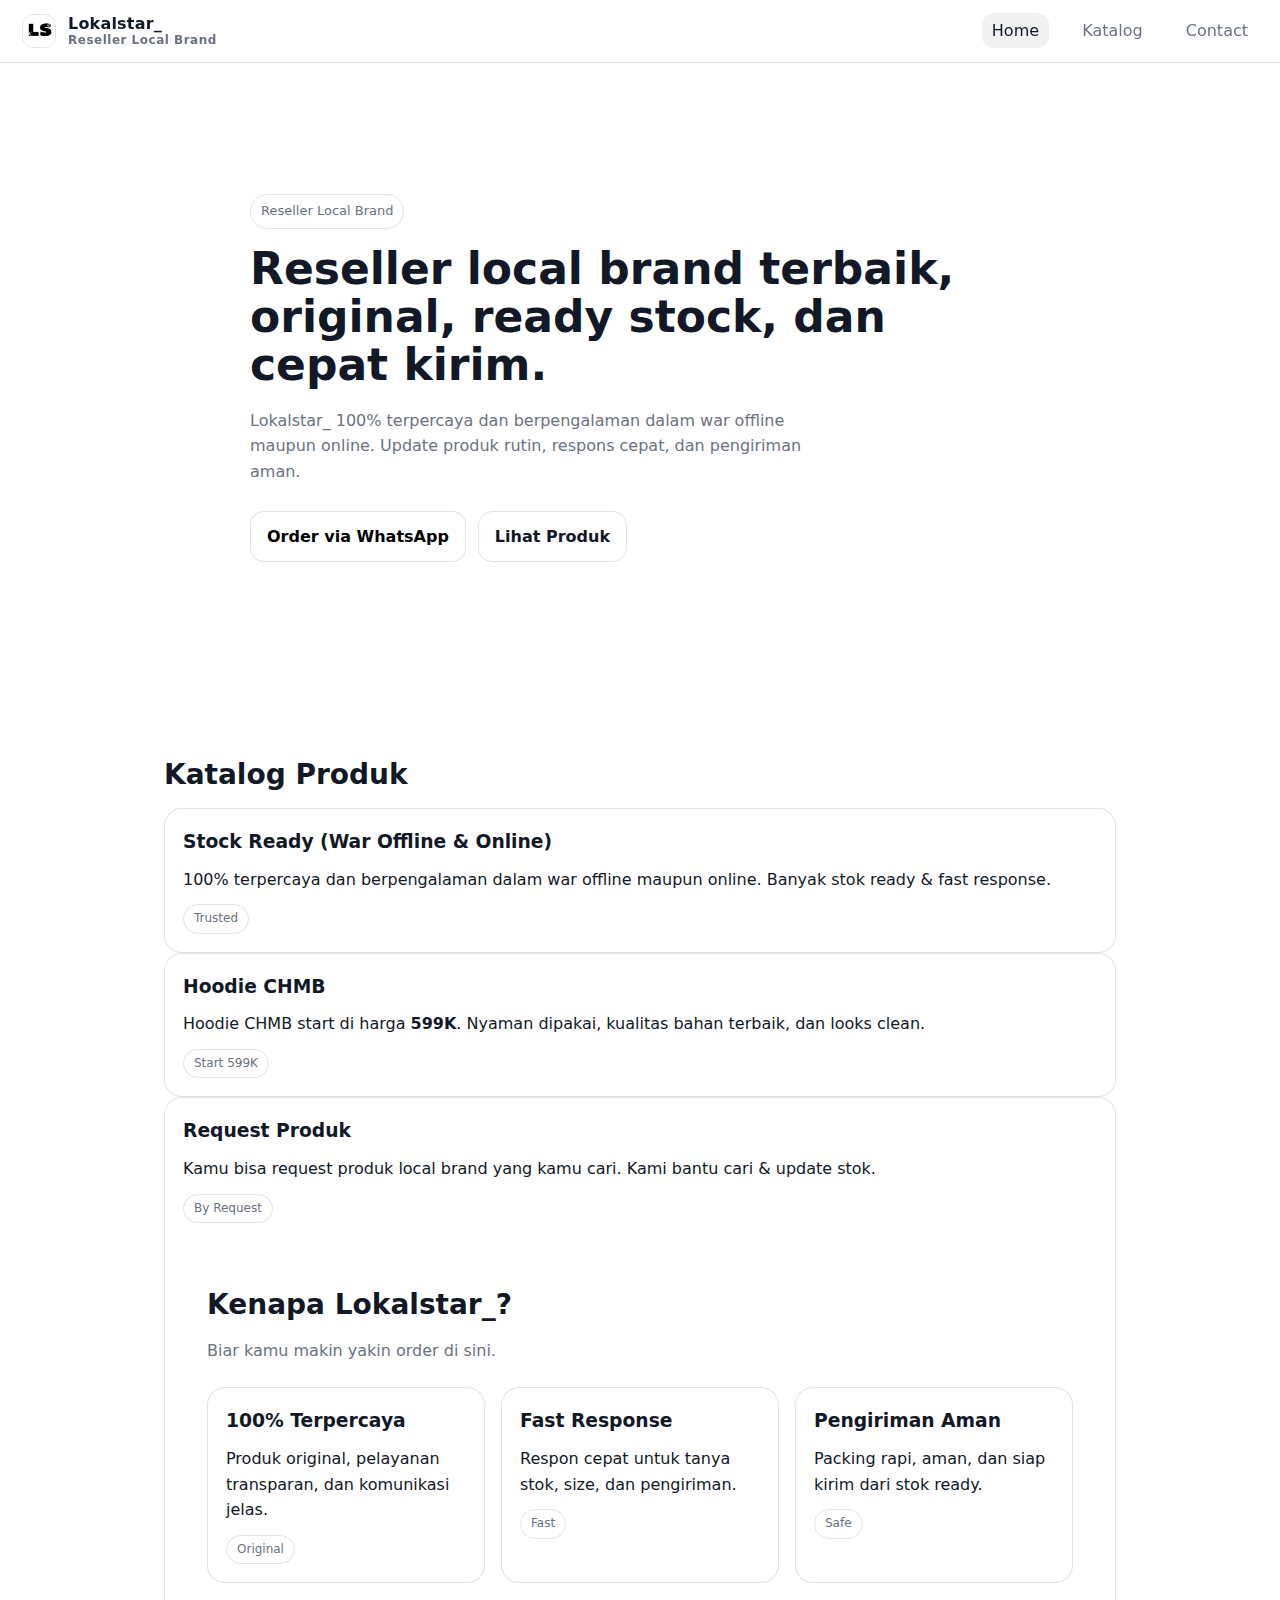
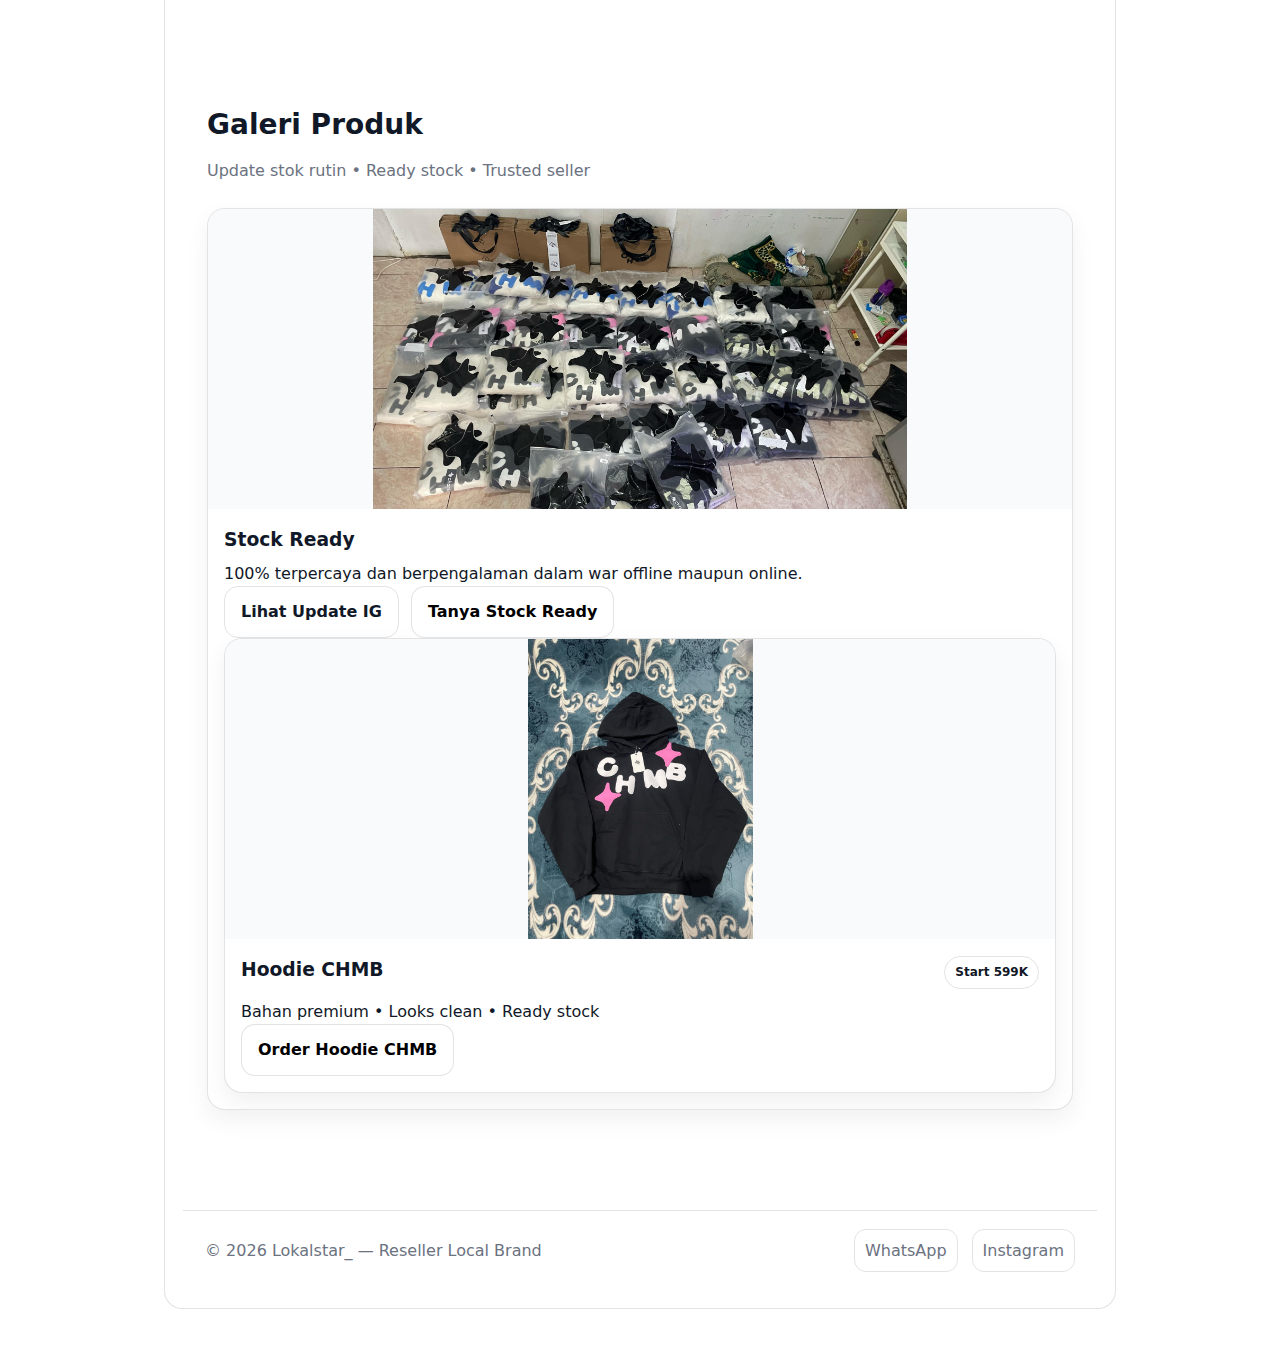
<file: index.html>
<!DOCTYPE html>
<html lang="id">
<head>
  <meta charset="UTF-8" />
  <meta name="viewport" content="width=device-width, initial-scale=1.0"/>
  <title>Lokalstar_ — Reseller Local Brand</title>
  <link rel="stylesheet" href="style.css"/>
<link rel="icon" href="img/favicon.png" />
</head>
<body>
  <header class="nav">
    <div class="logo">
  <img class="logo-icon" src="img/logo.png" alt="Lokalstar logo">
  <div class="brand">
    <div class="brand-name">Lokalstar_</div>
    <div class="brand-tag">Reseller Local Brand</div>
  </div>
</div>

    <nav>
        <a class="active" href="index.html">Home</a>
  	<a href="katalog.html">Katalog</a>
  	<a href="contact.html">Contact</a>
    </nav>
  </header>

  <main class="hero">
    <section class="hero-content">
      <p class="badge">Reseller Local Brand</p>
      <h1>Reseller local brand terbaik, <br/>original, ready stock, dan cepat kirim.</h1>
      <p class="subtext">
        Lokalstar_ 100% terpercaya dan berpengalaman dalam war offline maupun online.
  Update produk rutin, respons cepat, dan pengiriman aman.
      </p>

      <div class="buttons">
        <a class="btn primary" href="https://wa.me/6287802325896?text=Halo%20Lokalstar_%2C%20saya%20mau%20order%20produk%20CHMB."
   target="_blank">Order via WhatsApp</a>
        <a class="btn outline" href="#products">Lihat Produk</a>
      </div>
    </section>
  </main>

  <section id="products" class="section">
    <h2>Katalog Produk</h2>
    <p class="Original • Ready Stock • Pengiriman Aman.</p>

    <div class="grid">
      <div class="card">
        <h3>Stock Ready (War Offline & Online)</h3>
        <p>100% terpercaya dan berpengalaman dalam war offline maupun online. Banyak stok ready & fast response.</p>
        <span class="tag">Trusted</span>
      </div>

      <div class="card">
        <h3>Hoodie CHMB</h3>
        <p>Hoodie CHMB start di harga <b>599K</b>. Nyaman dipakai, kualitas bahan terbaik, dan looks clean.</p>
        <span class="tag">Start 599K</span>
      </div>

      <div class="card">
        <h3>Request Produk</h3>
        <p>Kamu bisa request produk local brand yang kamu cari. Kami bantu cari & update stok.</p>
        <span class="tag">By Request</span>

<section class="section">
  <h2>Kenapa Lokalstar_?</h2>
  <p class="muted">Biar kamu makin yakin order di sini.</p>

  <div class="grid">
    <div class="card">
      <h3>100% Terpercaya</h3>
      <p>Produk original, pelayanan transparan, dan komunikasi jelas.</p>
      <span class="tag">Original</span>
    </div>

    <div class="card">
      <h3>Fast Response</h3>
      <p>Respon cepat untuk tanya stok, size, dan pengiriman.</p>
      <span class="tag">Fast</span>
    </div>

    <div class="card">
      <h3>Pengiriman Aman</h3>
      <p>Packing rapi, aman, dan siap kirim dari stok ready.</p>
      <span class="tag">Safe</span>
      </div>
    </div>
  </section>

<section class="section" id="gallery">
  <h2>Galeri Produk</h2>
  <p class="muted">Update stok rutin • Ready stock • Trusted seller</p>

  <div class="gallery">
    <div class="photo-card">
      <img src="img/stock.jpeg" alt="Stock Lokalstar">
      <div class="photo-info">
        <h3>Stock Ready</h3>
        <p>100% terpercaya dan berpengalaman dalam war offline maupun online.</p>

	<div class="buttons">
  <a class="btn outline" href="https://instagram.com/lokalstar_" target="_blank">
    Lihat Update IG
  </a>

  <a class="btn primary"
     href="https://wa.me/6287802325896?text=Halo%20Lokalstar_%2C%20saya%20mau%20tanya%20stok%20ready%20hari%20ini"
     target="_blank">
     Tanya Stock Ready
  </a>
</div>

    <div class="photo-card">
  <img src="img/hoodie-chmb.jpeg" alt="Hoodie CHMB">
  <div class="photo-info">

    <div class="card-top">
      <h3>Hoodie CHMB</h3>
      <span class="pill price">Start 599K</span>
    </div>

    <p>Bahan premium • Looks clean • Ready stock</p>

    <a class="btn primary"
       href="https://wa.me/6287802325896?text=Halo%20Lokalstar_%2C%20saya%20mau%20order%20Hoodie%20CHMB%20start%20599K"
       target="_blank">
       Order Hoodie CHMB
    </a>

  </div>
</div>
</section>

  <footer class="footer">
  <div class="footer-inner">
    <p>© <span id="year"></span> Lokalstar_ — Reseller Local Brand</p>

    <div class="footer-links">
      <a href="https://wa.me/6287802325896?text=Halo%20Lokalstar_%2C%20saya%20mau%20tanya%20produk%20yang%20ready%20stock" target="_blank">
        WhatsApp
      </a>
      <a href="https://instagram.com/lokalstar_" target="_blank">
        Instagram
      </a>
    </div>
  </div>
</footer>

  <script src="script.js"></script>
</body>
</html>
</file>
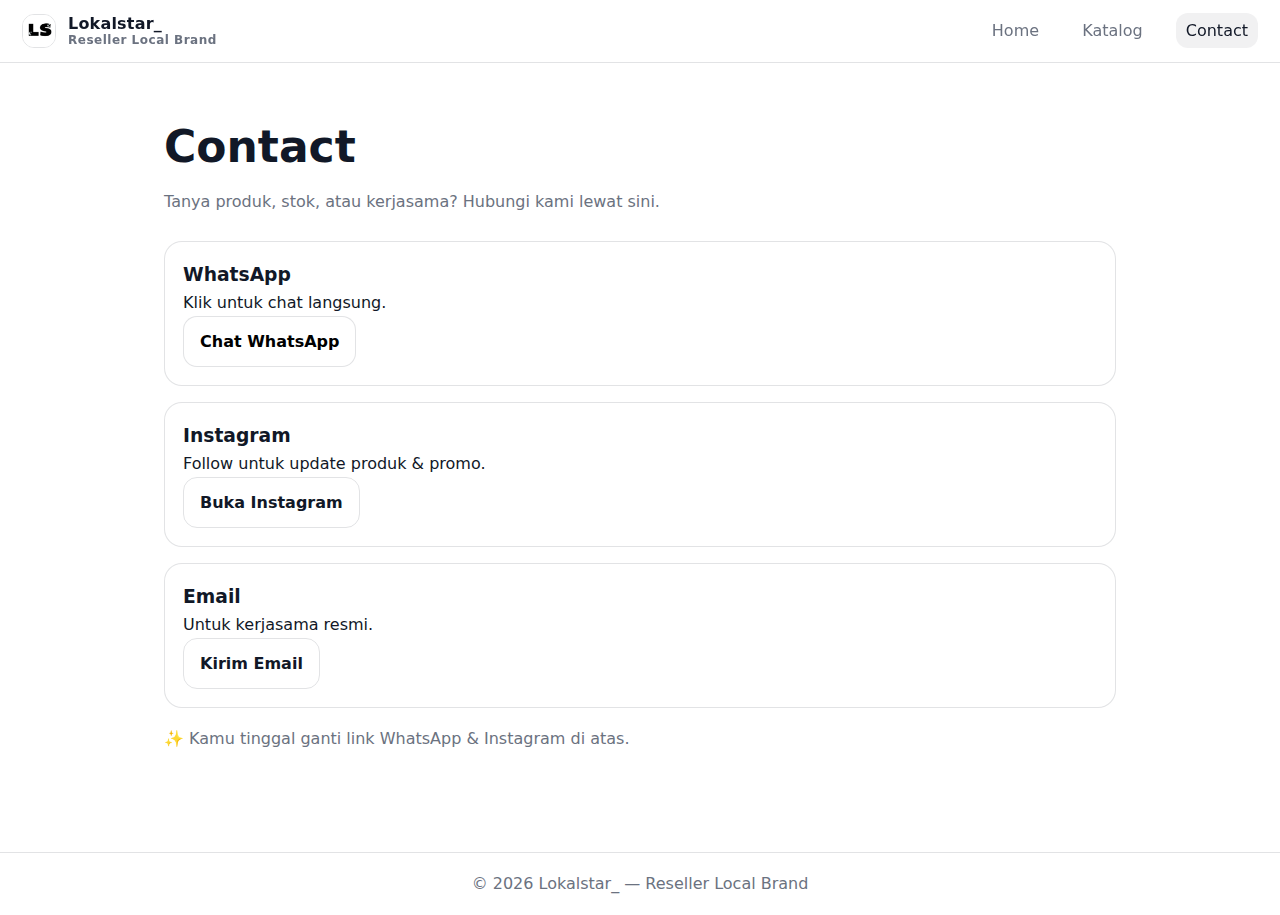
<file: contact.html>
<!DOCTYPE html>
<html lang="id">
<head>
  <meta charset="UTF-8" />
  <meta name="viewport" content="width=device-width, initial-scale=1.0"/>
  <title>Contact — Lokalstar_</title>
  <link rel="stylesheet" href="style.css"/>
<link rel="icon" href="img/favicon.png" />
</head>
<body>
  <header class="nav">
    <div class="logo">
  <img class="logo-icon" src="img/logo.png" alt="Lokalstar logo">
  <div class="brand">
    <div class="brand-name">Lokalstar_</div>
    <div class="brand-tag">Reseller Local Brand</div>
  </div>
</div>

    <nav>
        <a href="index.html">Home</a>
  	<a href="katalog.html">Katalog</a>
 	<a class="active" href="contact.html">Contact</a>
    </nav>
  </header>

  <main class="section">
    <h1>Contact</h1>
    <p class="muted">Tanya produk, stok, atau kerjasama? Hubungi kami lewat sini.</p>

    <div class="contact-box">
      <div class="contact-item">
        <h3>WhatsApp</h3>
        <p>Klik untuk chat langsung.</p>
        <a class="btn primary" href="https://wa.me/6287802325896?text=Halo%20Lokalstar_%2C%20saya%20mau%20tanya%20produk%20yang%20ready%20stock."
   target="_blank">
          Chat WhatsApp
        </a>
      </div>

      <div class="contact-item">
        <h3>Instagram</h3>
        <p>Follow untuk update produk & promo.</p>
        <a class="btn outline" href="https://instagram.com/lokalstar_" target="_blank">
          Buka Instagram
        </a>
      </div>

      <div class="contact-item">
        <h3>Email</h3>
        <p>Untuk kerjasama resmi.</p>
        <a class="btn outline" href="mailto:lokalstar@email.com">
          Kirim Email
        </a>
      </div>
    </div>

    <p class="note">
      ✨ Kamu tinggal ganti link WhatsApp & Instagram di atas.
    </p>
  </main>

  <footer class="footer">
    <p>© <span id="year"></span> Lokalstar_ — Reseller Local Brand</p>
  </footer>

  <script src="script.js"></script>
</body>
</html>
</file>
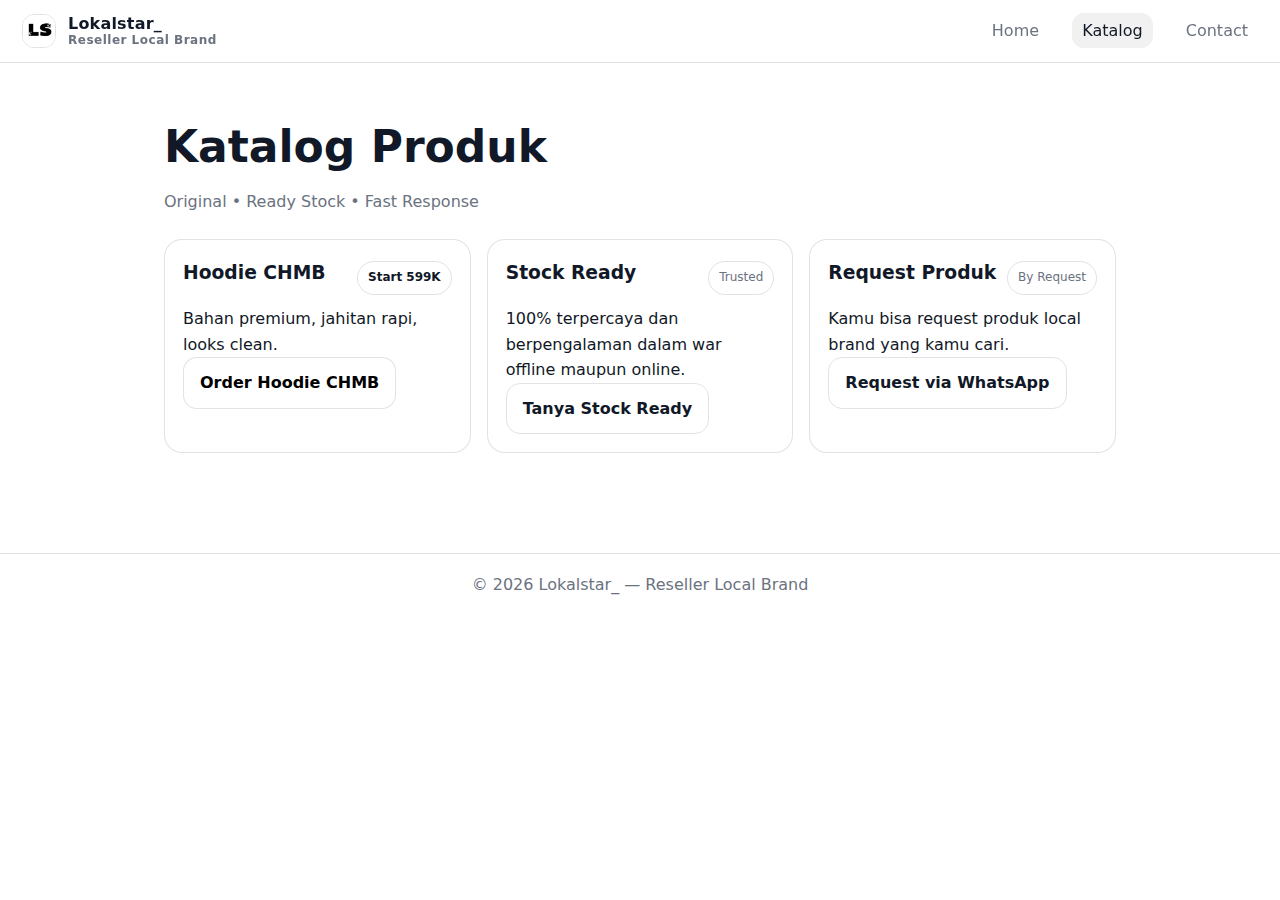
<file: katalog.html>
<!DOCTYPE html>
<html lang="id">
<head>
  <meta charset="UTF-8" />
  <meta name="viewport" content="width=device-width, initial-scale=1.0"/>
  <title>Lokalstar_ — Reseller Local Brand</title>
  <link rel="stylesheet" href="style.css"/>
<link rel="icon" href="img/favicon.png" />
</head>
<body>
  <header class="nav">
  <div class="logo">
    <img class="logo-icon" src="img/logo.png" alt="Lokalstar logo">
    <div class="brand">
      <div class="brand-name">Lokalstar_</div>
      <div class="brand-tag">Reseller Local Brand</div>
    </div>
  </div>

  <nav>
    <a href="index.html">Home</a>
    <a class="active" href="katalog.html">Katalog</a>
    <a href="contact.html">Contact</a>
  </nav>
</header>

  <main class="section">
    <h1>Katalog Produk</h1>
    <p class="muted">Original • Ready Stock • Fast Response</p>

    <div class="grid">
      <div class="card">
        <div class="card-top">
          <h3>Hoodie CHMB</h3>
          <span class="pill price">Start 599K</span>
        </div>
        <p>Bahan premium, jahitan rapi, looks clean.</p>
        <a class="btn primary"
           href="https://wa.me/6287802325896?text=Halo%20Lokalstar_%2C%20saya%20mau%20order%20Hoodie%20CHMB%20start%20599K."
           target="_blank">
           Order Hoodie CHMB
        </a>
      </div>

      <div class="card">
        <div class="card-top">
          <h3>Stock Ready</h3>
          <span class="pill">Trusted</span>
        </div>
        <p>100% terpercaya dan berpengalaman dalam war offline maupun online.</p>
        <a class="btn outline"
           href="https://wa.me/6287802325896?text=Halo%20Lokalstar_%2C%20saya%20mau%20tanya%20stok%20ready%20hari%20ini."
           target="_blank">
           Tanya Stock Ready
        </a>
      </div>

      <div class="card">
        <div class="card-top">
          <h3>Request Produk</h3>
          <span class="pill">By Request</span>
        </div>
        <p>Kamu bisa request produk local brand yang kamu cari.</p>
        <a class="btn outline"
           href="https://wa.me/6287802325896?text=Halo%20Lokalstar_%2C%20saya%20mau%20request%20produk%20local%20brand."
           target="_blank">
           Request via WhatsApp
        </a>
      </div>
    </div>
  </main>

  <footer class="footer">
    <p>© <span id="year"></span> Lokalstar_ — Reseller Local Brand</p>
  </footer>

  <script src="script.js"></script>
</body>
</html>
</file>
<file: style.css>
:root{
  --bg: #ffffff;
  --text: #111827;
  --muted: #6b7280;
  --card: #ffffff;
  --border: rgba(17,24,39,.12);
  --accent: #111827;
}

*{
  margin:0;
  padding:0;
  box-sizing:border-box;
  font-family: system-ui, -apple-system, Segoe UI, Roboto, sans-serif;
}

body{
  background: var(--bg);
  color: var(--text);
  line-height: 1.6;
}

a{
  text-decoration: none;
  color: inherit;
}

.nav{
  display:flex;
  justify-content:space-between;
  align-items:center;
  padding: 14px 22px;
  border-bottom: 1px solid var(--border);
  position: sticky;
  top:0;
  background: rgba(255,255,255,.92);
  backdrop-filter: blur(12px);
  z-index: 10;s
}

.logo{
  font-weight: 700;
  letter-spacing: .5px;
}

nav a{
  margin-left: 18px;
  color: var(--muted);
  transition: .2s;
}

nav a:hover, nav a.active{
  color: var(--accent);
}

.hero{
  min-height: 70vh;
  display:flex;
  justify-content:center;
  align-items:center;
  padding: 60px 24px;
}

.hero-content{
  max-width: 780px;
  text-align: left;
}

.badge{
  display:inline-block;
  font-size: 13px;
  color: var(--muted);
  border: 1px solid var(--border);
  padding: 6px 10px;
  border-radius: 999px;
  margin-bottom: 16px;
}

h1{
  font-size: 44px;
  line-height: 1.1;
  margin-bottom: 18px;
}

.subtext{
  max-width: 560px;
  color: var(--muted);
  margin-bottom: 26px;
}

.section{
  padding: 60px 24px;
  max-width: 1000px;
  margin: 0 auto;
}

.section h2{
  font-size: 28px;
  margin-bottom: 10px;
}

.muted{
  color: var(--muted);
  margin-bottom: 24px;
}

.grid{
  display:grid;
  gap: 16px;
  grid-template-columns: repeat(auto-fit, minmax(230px, 1fr));
}

.card{
  background: var(--card);
  border: 1px solid var(--border);
  border-radius: 18px;
  padding: 18px;
  transition: .2s;
}

.card:hover{
  transform: translateY(-3px);
}

.card h3{
  margin-bottom: 10px;
}

.tag{
  display:inline-block;
  font-size: 12px;
  margin-top: 12px;
  color: var(--muted);
  border: 1px solid var(--border);
  padding: 4px 10px;
  border-radius: 999px;
}

.buttons{
  display:flex;
  gap: 12px;
  flex-wrap: wrap;
}

.btn{
  display:inline-flex;
  align-items:center;
  justify-content:center;
  padding: 12px 16px;
  border-radius: 14px;
  border: 1px solid var(--border);
  transition: .2s;
  font-weight: 600;
}

.btn.primary{
  background: #fff;
  color: #000;
}

.btn.primary:hover{
  opacity: .92;
}

.btn.outline{
  color: var(--text);
}

.btn.outline:hover{
  border-color: rgba(255,255,255,.22);
}

.contact-box{
  display:grid;
  gap: 16px;
  margin-top: 26px;
}

.contact-item{
  background: var(--card);
  border: 1px solid var(--border);
  border-radius: 18px;
  padding: 18px;
}

.note{
  margin-top: 18px;
  color: var(--muted);
}

.footer{
  padding: 28px 24px;
  text-align:center;
  border-top: 1px solid var(--border);
  color: var(--muted);
}

.gallery{
  display: grid;
  gap: 18px;
  grid-template-columns: repeat(auto-fit, minmax(280px, 1fr));
  margin-top: 22px;
}

.photo-card{
  border: 1px solid var(--border);
  border-radius: 18px;
  overflow: hidden;
  background: var(--card);
  box-shadow: 0 10px 24px rgba(0,0,0,0.06);
}

.photo-card img{
  width: 100%;
  height: 300px;
  object-fit: contain;
  background: #f8fafc;
  display: block;
}

.photo-info{
  padding: 16px;
}

.photo-info h3{
  margin-bottom: 6px;
}

.pill{
  display:inline-block;
  font-size: 12px;
  padding: 6px 10px;
  border-radius: 999px;
  border: 1px solid var(--border);
  color: var(--muted);
}

.pill.price{
  font-weight: 700;
  color: var(--text);
}

.card-top{
  display:flex;
  justify-content:space-between;
  align-items:center;
  gap: 10px;
  margin-bottom: 8px;
}

.logo{
  display:flex;
  align-items:center;
  gap: 12px;
}

.logo-icon{
  width: 34px;
  height: 34px;
  border-radius: 12px;
  object-fit: cover;
  border: 1px solid var(--border);
}

.brand-name{
  font-weight: 800;
  letter-spacing: .2px;
  line-height: 1.1;
}

.brand-tag{
  font-size: 12px;
  color: var(--muted);
  margin-top: 2px;
  line-height: 1.1;
}

nav a{
  padding: 8px 10px;
  border-radius: 12px;
}

nav a.active{
  background: rgba(15,23,42,.06);
}

.footer{
  border-top: 1px solid var(--border);
  padding: 18px 22px;
  margin-top: 40px;
}

.footer-inner{
  display:flex;
  justify-content:space-between;
  align-items:center;
  gap: 12px;
  flex-wrap: wrap;
}

.footer-links{
  display:flex;
  gap: 14px;
}

.footer-links a{
  color: var(--muted);
  text-decoration: none;
  padding: 8px 10px;
  border-radius: 12px;
  border: 1px solid var(--border);
  transition: .2s;
}

.footer-links a:hover{
  color: var(--text);
  transform: translateY(-1px);
}
</file>
